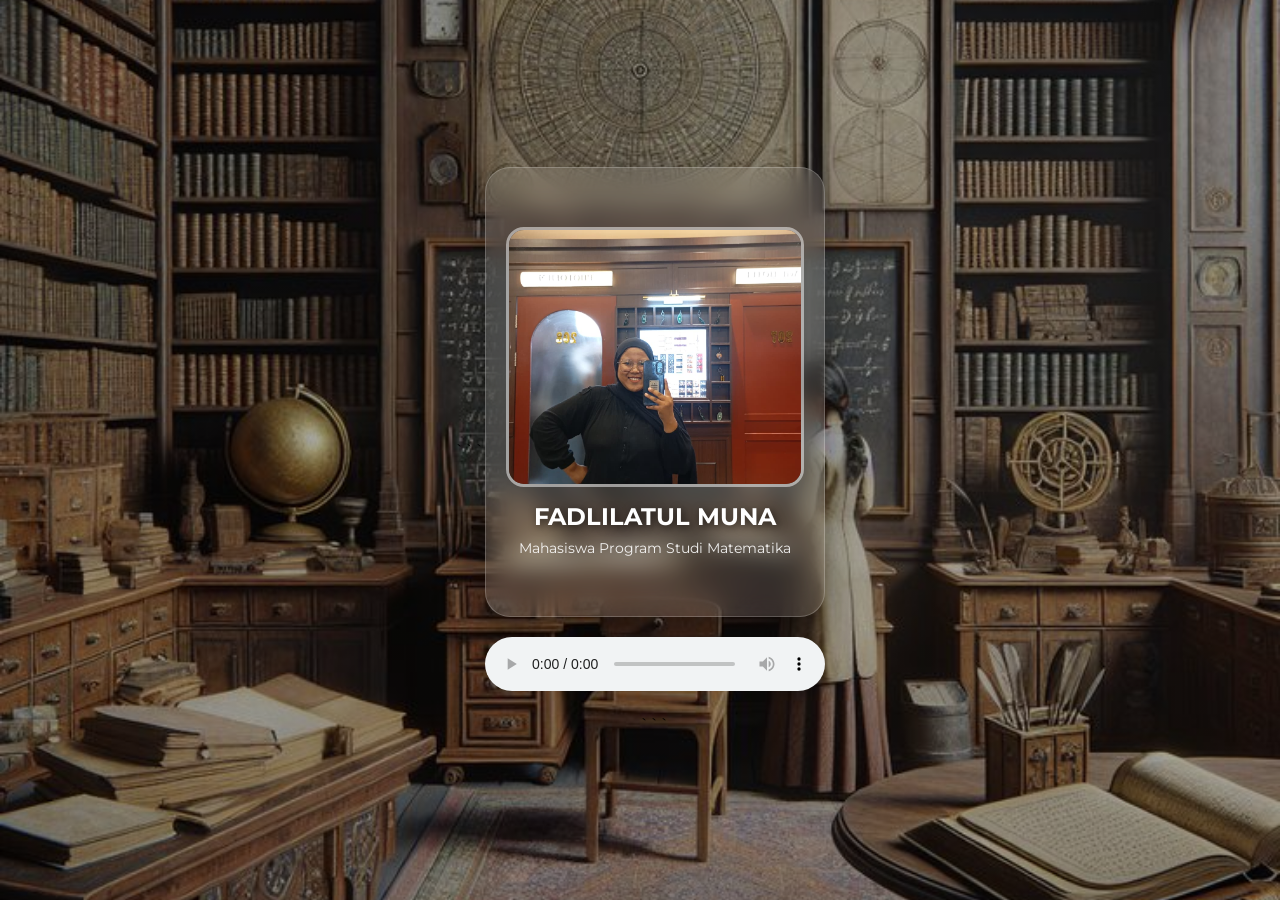
<file: index.html>
<!DOCTYPE html>

<html lang="id">
<head>
    <meta charset="UTF-8">
    <meta name="viewport" content="width=device-width, initial-scale=1.0">
    <title>Portofolio Fadlilatul Muna</title>

    <link rel="preconnect" href="https://fonts.googleapis.com">
    <link rel="preconnect" href="https://fonts.gstatic.com" crossorigin>

    <link href="https://fonts.googleapis.com/css2?family=Montserrat:wght@400;600;800&display=swap" rel="stylesheet">

    <link rel="stylesheet" href="css/index.css">

    <link rel="manifest" href="./manifest.json">
    <meta name="theme-color" content="#4b2e2b">
    <link rel="icon" href="img/favicon.png">
</head>

<body>

```
<div class="container">

    <div class="flip-card">

        <div class="flip-card-inner">

            <!-- DEPAN -->
            <div class="flip-card-front">

                <img src="img/fadila.jpeg" alt="Foto Fadlilatul Muna">

                <h3>FADLILATUL MUNA</h3>

                <p class="desc">
                    Mahasiswa Program Studi Matematika
                </p>

            </div>

            <!-- BELAKANG -->
            <div class="flip-card-back">

                <div class="info">

                    <div class="row">
                        <span>Nama</span>
                        <span>:</span>
                        <span>Fadlilatul Muna</span>
                    </div>

                    <div class="row">
                        <span>NIM</span>
                        <span>:</span>
                        <span>24EN10003</span>
                    </div>

                    <div class="row">
                        <span>Prodi</span>
                        <span>:</span>
                        <span>Matematika</span>
                    </div>

                    <div class="row">
                        <span>Kampus</span>
                        <span>:</span>
                        <span>Universitas Nahdlatul Ulama Al Ghazali Cilacap</span>
                    </div>

                </div>

                <a href="beranda.html" class="btn">
                    My Portfolio
                </a>

            </div>

        </div>

    </div>

    <!-- AUDIO -->
    <div class="audio-box">
  <audio controls>
    <source src="audio/perkenalan.aac" type="audio/mpeg">
  </audio>

</div>
```
<script>
if ('serviceWorker' in navigator) {
  window.addEventListener('load', () => {
    navigator.serviceWorker.register('./sw.js')
      .then((registration) => {
        console.log('Service Worker berhasil didaftarkan');
      })
      .catch((error) => {
        console.log('Gagal mendaftarkan Service Worker:', error);
      });
  });
}
</script>
</body>
</html>
</file>
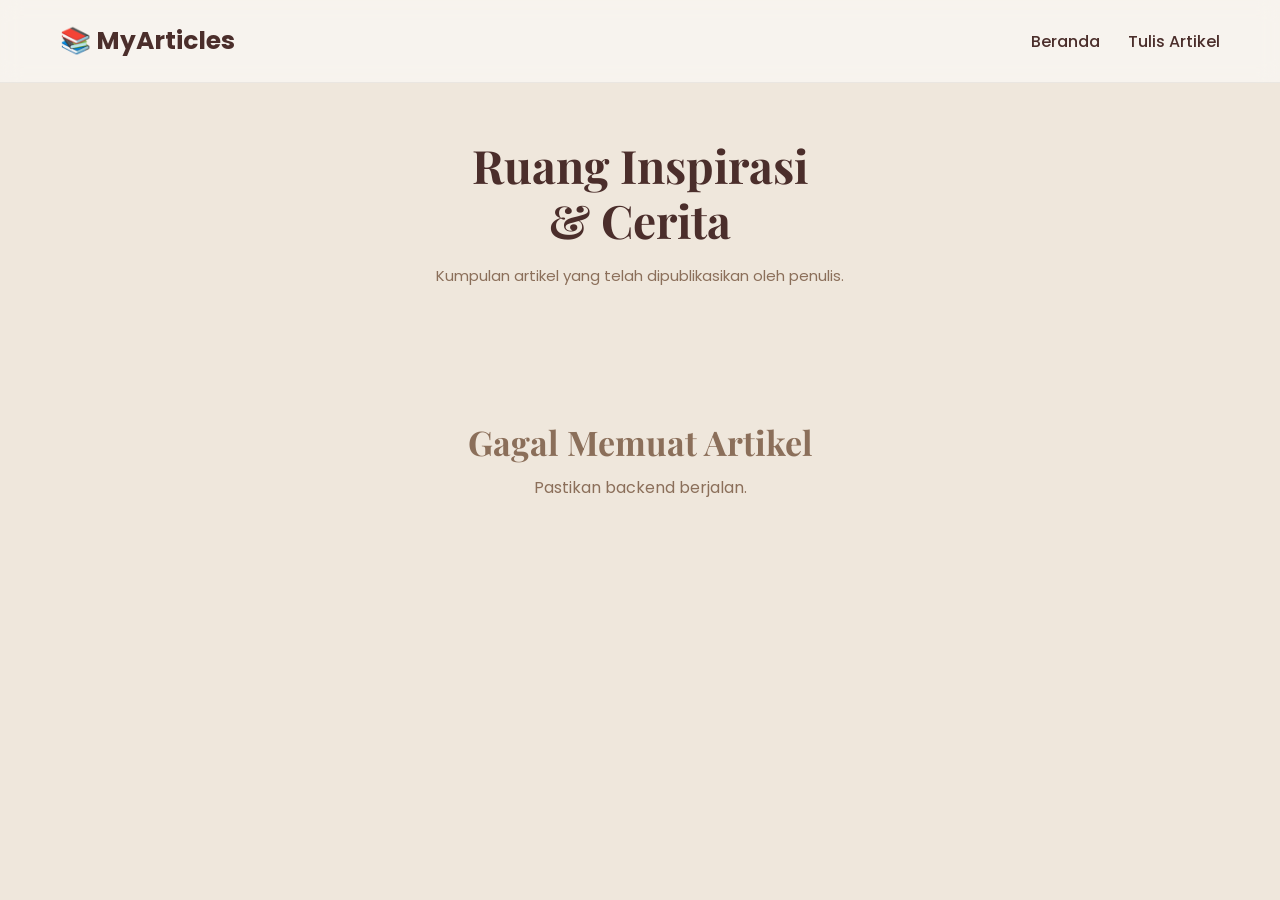
<file: artikel.html>
<!DOCTYPE html>
<html lang="id">
<head>
  <meta charset="UTF-8">

  <meta
    name="viewport"
    content="width=device-width, initial-scale=1.0"
  >

  <title>Artikel | MyArticles</title>

  <!-- FONT -->
  <link rel="preconnect" href="https://fonts.googleapis.com">

  <link
    rel="preconnect"
    href="https://fonts.gstatic.com"
    crossorigin
  >

  <link
    href="https://fonts.googleapis.com/css2?family=Poppins:wght@300;400;500;600;700&family=Playfair+Display:wght@700&display=swap"
    rel="stylesheet"
  >

  <!-- CSS -->
  <link
    rel="stylesheet"
    href="css/artikel.css"
  >
</head>

<body>

  <!-- NAVBAR -->
  <nav class="navbar">

    <div class="logo">
      📚 MyArticles
    </div>

    <div class="nav-right">

      <a href="cover.html">
        Beranda
      </a>

      <a href="menulis.html">
        Tulis Artikel
      </a>

    </div>

  </nav>

  <!-- HEADER -->
  <section class="hero">
    <h1>
      Ruang Inspirasi
      <br>
      & Cerita
    </h1>

    <p>
      Kumpulan artikel yang telah
      dipublikasikan oleh penulis.
    </p>

  </section>

  <!-- ARTIKEL -->
  <section
    class="articles-container"
    id="articleList"
  >

  </section>

  <!-- JS -->
  <script src="js/artikel.js"></script>

</body>
</html>
</file>
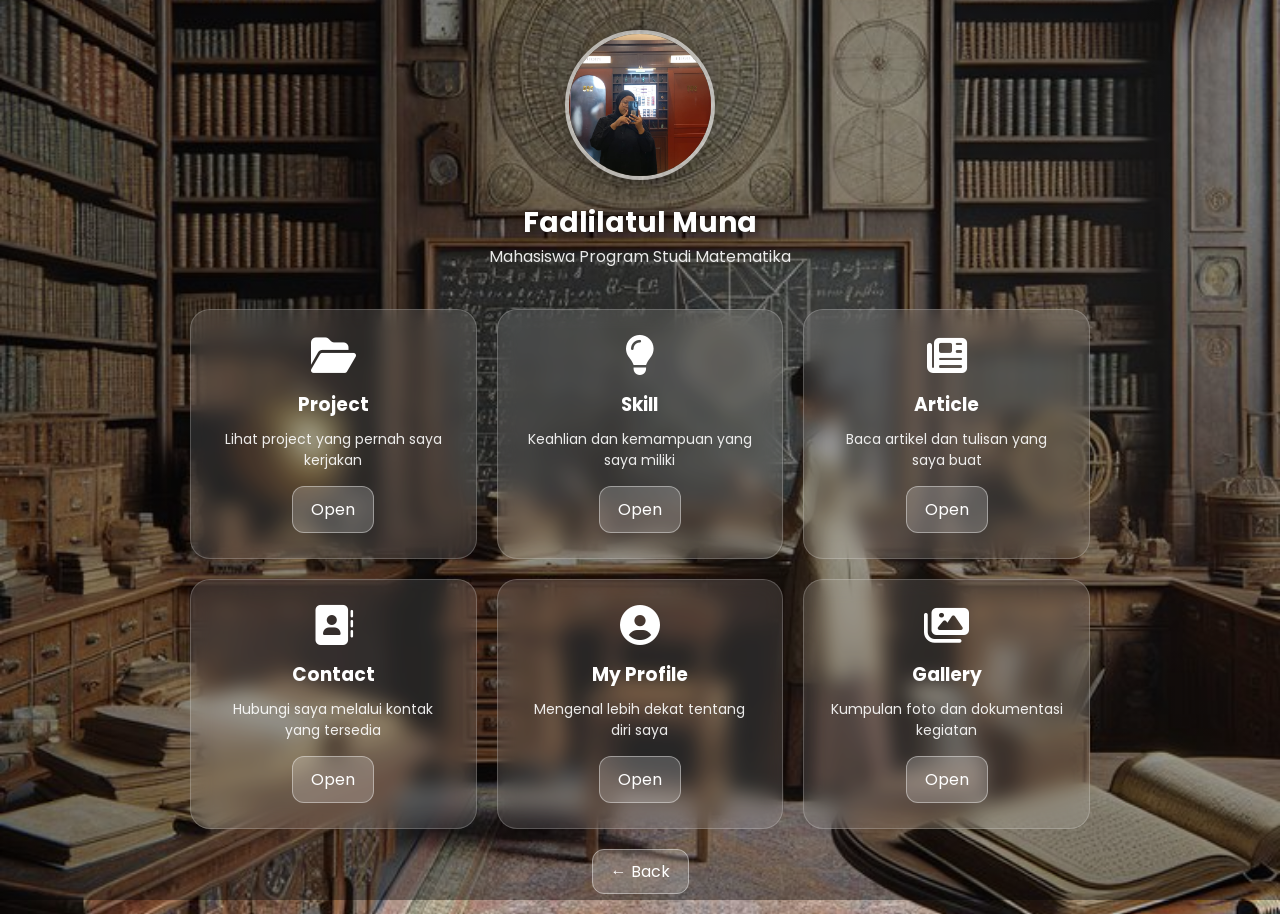
<file: beranda.html>
<!DOCTYPE html>
<html lang="id">
<head>
<meta charset="UTF-8">
<meta name="viewport" content="width=device-width, initial-scale=1.0">

<title>Home</title>

<link href="https://fonts.googleapis.com/css2?family=Poppins:wght@400;600&display=swap" rel="stylesheet">

<!-- FONT AWESOME -->
<link rel="stylesheet"
href="https://cdnjs.cloudflare.com/ajax/libs/font-awesome/6.5.2/css/all.min.css">

<link rel="stylesheet" href="css/beranda.css">
<link rel="manifest" href="manifest.json">
<meta name="theme-color" content="#4b2e2b">
<link rel="icon" href="img/favicon.png">
</head>

<body>

<div class="wrapper">

  <!-- HEADER -->
  <header>

    <img src="img/fadilamuna.jpeg" alt="Foto Fadlilatul Muna">

    <h1>Fadlilatul Muna</h1>

    <p class="desc">
      Mahasiswa Program Studi Matematika
    </p>

  </header>

  <!-- MENU -->
  <div class="container">

    <!-- PROJECT -->
    <div class="card">
      <i class="fas fa-folder-open"></i>
      <h3>Project</h3>
      <p>Lihat project yang pernah saya kerjakan</p>
      <a href="projects.html" class="btn">Open</a>
    </div>

    <!-- SKILL -->
    <div class="card">
      <i class="fas fa-lightbulb"></i>
      <h3>Skill</h3>
      <p>Keahlian dan kemampuan yang saya miliki</p>
      <a href="skills.html" class="btn">Open</a>
    </div>

    <!-- ARTIKEL -->
    <div class="card">
      <i class="fas fa-newspaper"></i>
      <h3>Article</h3>
      <p>Baca artikel dan tulisan yang saya buat</p>
      <a href="cover.html" class="btn">Open</a>
    </div>

    <!-- CONTACT -->
    <div class="card">
      <i class="fas fa-address-book"></i>
      <h3>Contact</h3>
      <p>Hubungi saya melalui kontak yang tersedia</p>
      <a href="contact.html" class="btn">Open</a>
    </div>

    <!-- PROFILE -->
    <div class="card">
      <i class="fas fa-user-circle"></i>
      <h3>My Profile</h3>
      <p>Mengenal lebih dekat tentang diri saya</p>
      <a href="myprofile.html" class="btn">Open</a>
    </div>

    <!-- GALLERY -->
    <div class="card">
      <i class="fas fa-images"></i>
      <h3>Gallery</h3>
      <p>Kumpulan foto dan dokumentasi kegiatan</p>
      <a href="galeri.html" class="btn">Open</a>
    </div>

  </div>

  <!-- BACK -->
  <div class="back">
    <a href="index.html" class="btn">
      ← Back
    </a>
  </div>

</div>

</body>
</html>
</file>
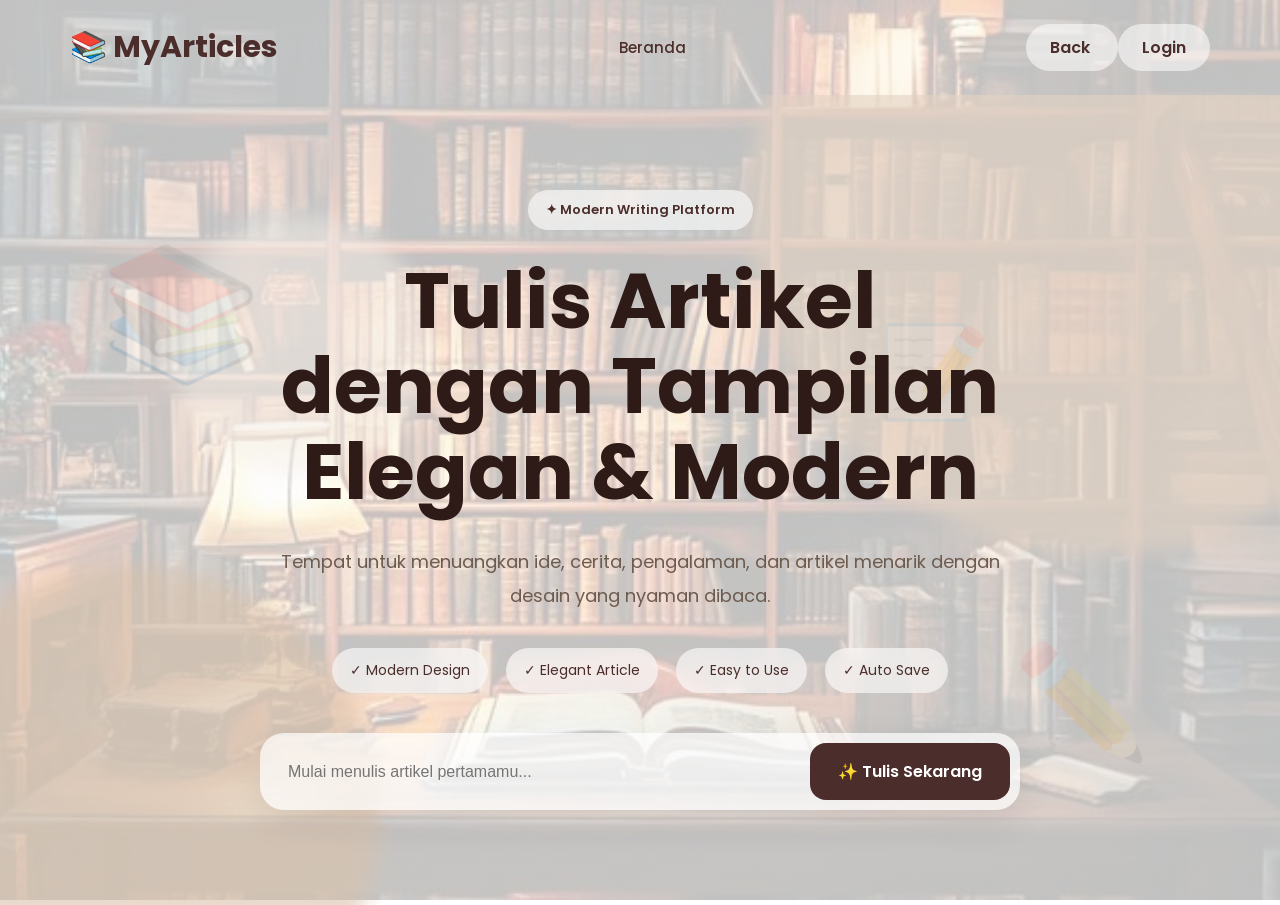
<file: cover.html>
<!DOCTYPE html>
<html lang="id">
<head>
  <meta charset="UTF-8">
  <meta name="viewport" content="width=device-width, initial-scale=1.0">

  <title>My Articles</title>

  <!-- FONT -->
  <link rel="preconnect" href="https://fonts.googleapis.com">
  <link rel="preconnect" href="https://fonts.gstatic.com" crossorigin>

  <link
    href="https://fonts.googleapis.com/css2?family=Poppins:wght@300;400;500;600;700&family=Playfair+Display:wght@700&display=swap"
    rel="stylesheet"
  >

  <!-- CSS -->
  <link rel="stylesheet" href="css/cover.css">
</head>
<body>

  <!-- NAVBAR -->
  <nav class="navbar">

    <!-- LOGO -->
    <div class="logo">
      📚 MyArticles
    </div>

    <!-- MENU -->
    <ul class="menu">

      <li>
        <a href="beranda.html">Beranda</a>
      </li>

    </ul>

    <!-- NAV BUTTONS -->
    <div class="nav-buttons">

      <a href="beranda.html" class="login">
        Back
      </a>

      <a href="login.html" class="login">
        Login
      </a>

    </div>

  </nav>

  <!-- HERO -->
  <section class="hero">

    <!-- BACKGROUND SHAPES -->
    <div class="shape shape1"></div>
    <div class="shape shape2"></div>
    <div class="shape shape3"></div>

    <!-- FLOATING ICON -->
    <div class="floating book">
      📚
    </div>

    <div class="floating pencil">
      ✏️
    </div>

    <div class="floating paper">
      📝
    </div>

    <!-- CONTENT -->
    <div class="hero-content">

      <span class="tag">
        ✦ Modern Writing Platform
      </span>

      <h1>
        Tulis Artikel
        <br>
        dengan Tampilan
        <br>
        Elegan & Modern
      </h1>

      <p>
        Tempat untuk menuangkan ide, cerita,
        pengalaman, dan artikel menarik dengan
        desain yang nyaman dibaca.
      </p>

      <!-- FEATURES -->
      <div class="features">

        <div class="feature">
          ✓ Modern Design
        </div>

        <div class="feature">
          ✓ Elegant Article
        </div>

        <div class="feature">
          ✓ Easy to Use
        </div>

        <div class="feature">
          ✓ Auto Save
        </div>

      </div>

      <!-- HERO BOX -->
      <div class="hero-box">

        <input
          type="text"
          placeholder="Mulai menulis artikel pertamamu..."
        >

        <a href="login.html">
          ✨ Tulis Sekarang
        </a>

      </div>

    </div>

  </section>

</body>
</html>
</file>
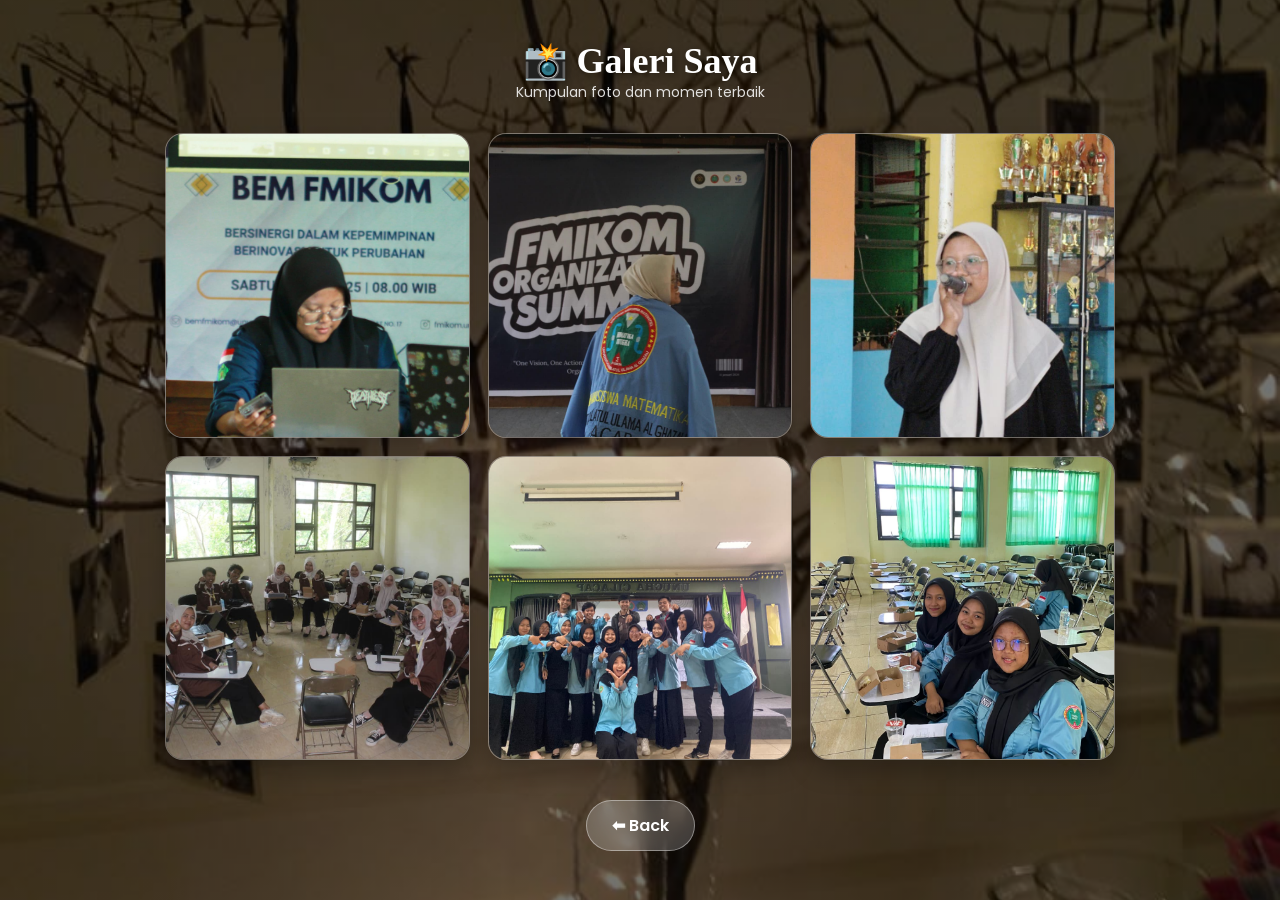
<file: galeri.html>
<!DOCTYPE html>
<html lang="id">
<head>
  <meta charset="UTF-8">
  <meta name="viewport" content="width=device-width, initial-scale=1.0">
  <title>Gallery | Fadlilatul Muna</title>

  <link rel="preconnect" href="https://fonts.googleapis.com">
  <link rel="preconnect" href="https://fonts.gstatic.com" crossorigin>

  <link href="https://fonts.googleapis.com/css2?family=Poppins:wght@300;400;500;600;700&display=swap" rel="stylesheet">

  <link rel="stylesheet" href="css/galeri.css">
</head>
<body>

  <!-- HEADER -->
  <header>
    <h1>📸 Galeri Saya</h1>
    <p>Kumpulan foto dan momen terbaik</p>
  </header>

  <!-- GRID GALERI -->
  <section class="gallery">

    <div class="item">
      <img src="img/foto1.jpeg" alt="Foto 1">
    </div>

    <div class="item">
      <img src="img/foto2.jpeg" alt="Foto 2">
    </div>

    <div class="item">
      <img src="img/foto3.jpeg" alt="Foto 3">
    </div>

    <div class="item">
      <img src="img/foto4.jpeg" alt="Foto 4">
    </div>

    <div class="item">
      <img src="img/foto5.jpeg" alt="Foto 5">
    </div>

    <div class="item">
      <img src="img/foto6.jpeg" alt="Foto 6">
    </div>

  </section>

  <!-- BUTTON BACK -->
  <div class="back">
    <a href="beranda.html">⬅ Back</a>
  </div>

</body>
</html>
</file>
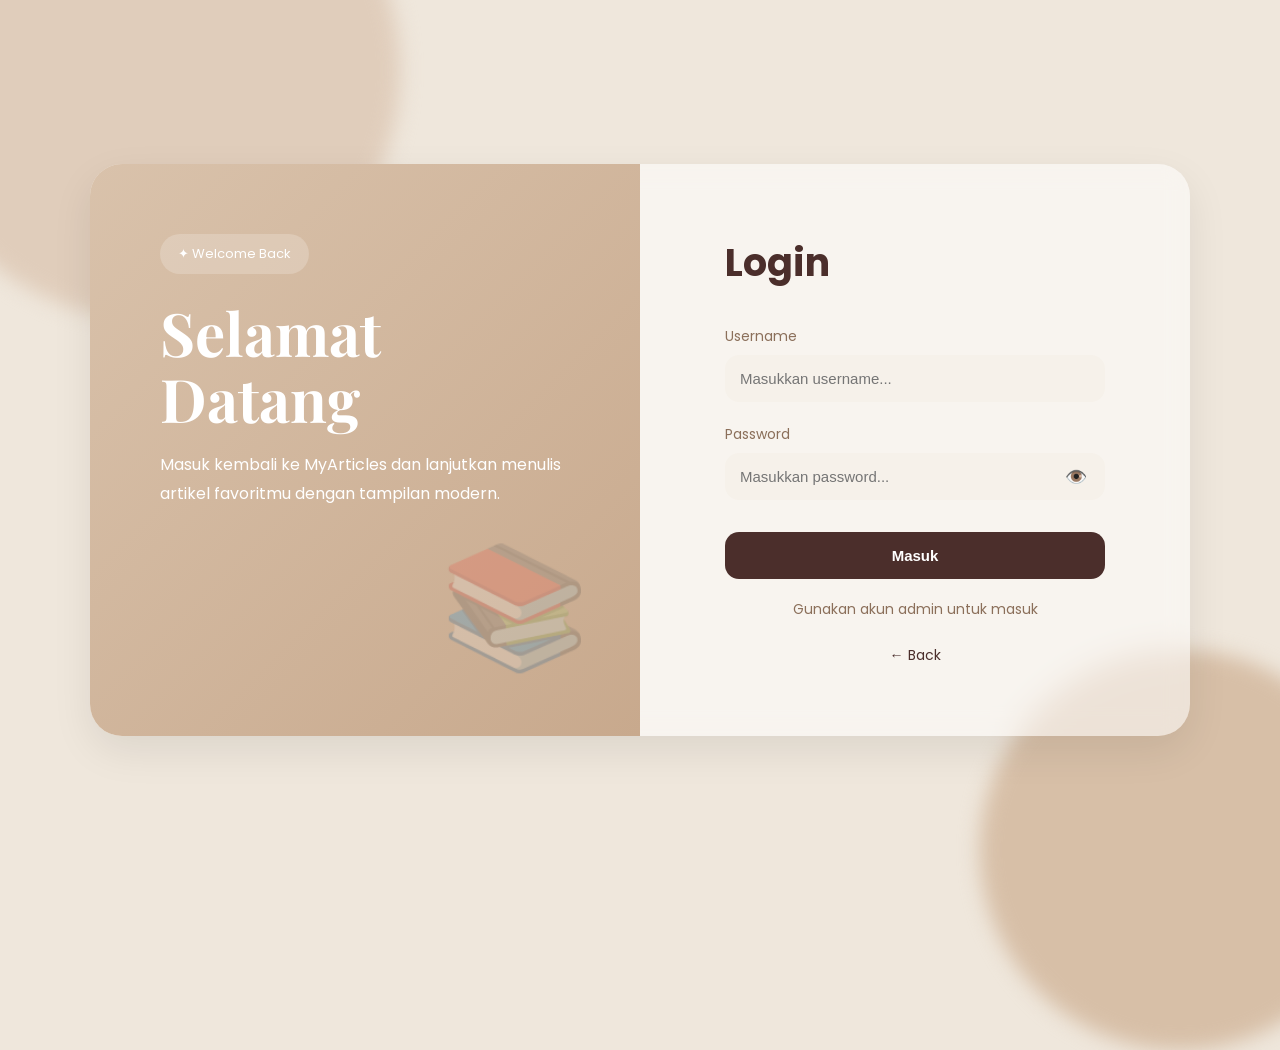
<file: login.html>
<!DOCTYPE html>
<html lang="id">
<head>
  <meta charset="UTF-8">

  <meta
    name="viewport"
    content="width=device-width, initial-scale=1.0"
  >

  <title>Login | MyArticles</title>

  <!-- FONT -->
  <link rel="preconnect" href="https://fonts.googleapis.com">

  <link
    rel="preconnect"
    href="https://fonts.gstatic.com"
    crossorigin
  >

  <link
    href="https://fonts.googleapis.com/css2?family=Poppins:wght@300;400;500;600;700&family=Playfair+Display:wght@700&display=swap"
    rel="stylesheet"
  >

  <!-- CSS -->
  <link
    rel="stylesheet"
    href="css/login.css"
  >
</head>

<body>

  <!-- SHAPE -->
  <div class="shape shape1"></div>
  <div class="shape shape2"></div>

  <!-- LOGIN CONTAINER -->
  <section class="login-container">

    <!-- LEFT -->
    <div class="login-left">

      <span class="tag">
        ✦ Welcome Back
      </span>

      <h1>
        Selamat
        <br>
        Datang
      </h1>

      <p>
        Masuk kembali ke MyArticles
        dan lanjutkan menulis artikel
        favoritmu dengan tampilan modern.
      </p>

      <div class="floating-icon">
        📚
      </div>

    </div>

    <!-- RIGHT -->
    <div class="login-right">

      <!-- FORM -->
      <form id="loginForm">

        <h2>
          Login
        </h2>

        <!-- USERNAME -->
        <div class="input-box">

          <label>
            Username
          </label>

          <input
            type="text"
            id="username"
            placeholder="Masukkan username..."
          >

        </div>

        <!-- PASSWORD -->
        <div class="input-box password-box">

  <label>
    Password
  </label>

  <div class="password-wrapper">

    <input
      type="password"
      id="password"
      placeholder="Masukkan password..."
    >

    <button
      type="button"
      class="toggle-password"
      onclick="togglePassword()"
    >
      👁️
    </button>

  </div>
</div>

        <!-- BUTTON -->
        <button type="submit">
          Masuk
        </button>

        <p class="bottom-text">
         Gunakan akun admin untuk masuk
        </p>

        <!-- BACK -->
        <a
          href="cover.html"
          class="back-home"
        >
          ← Back
        </a>

      </form>

    </div>

  </section>

  <!-- JS -->
  <script src="js/login.js"></script>

</body>
</html>
</file>
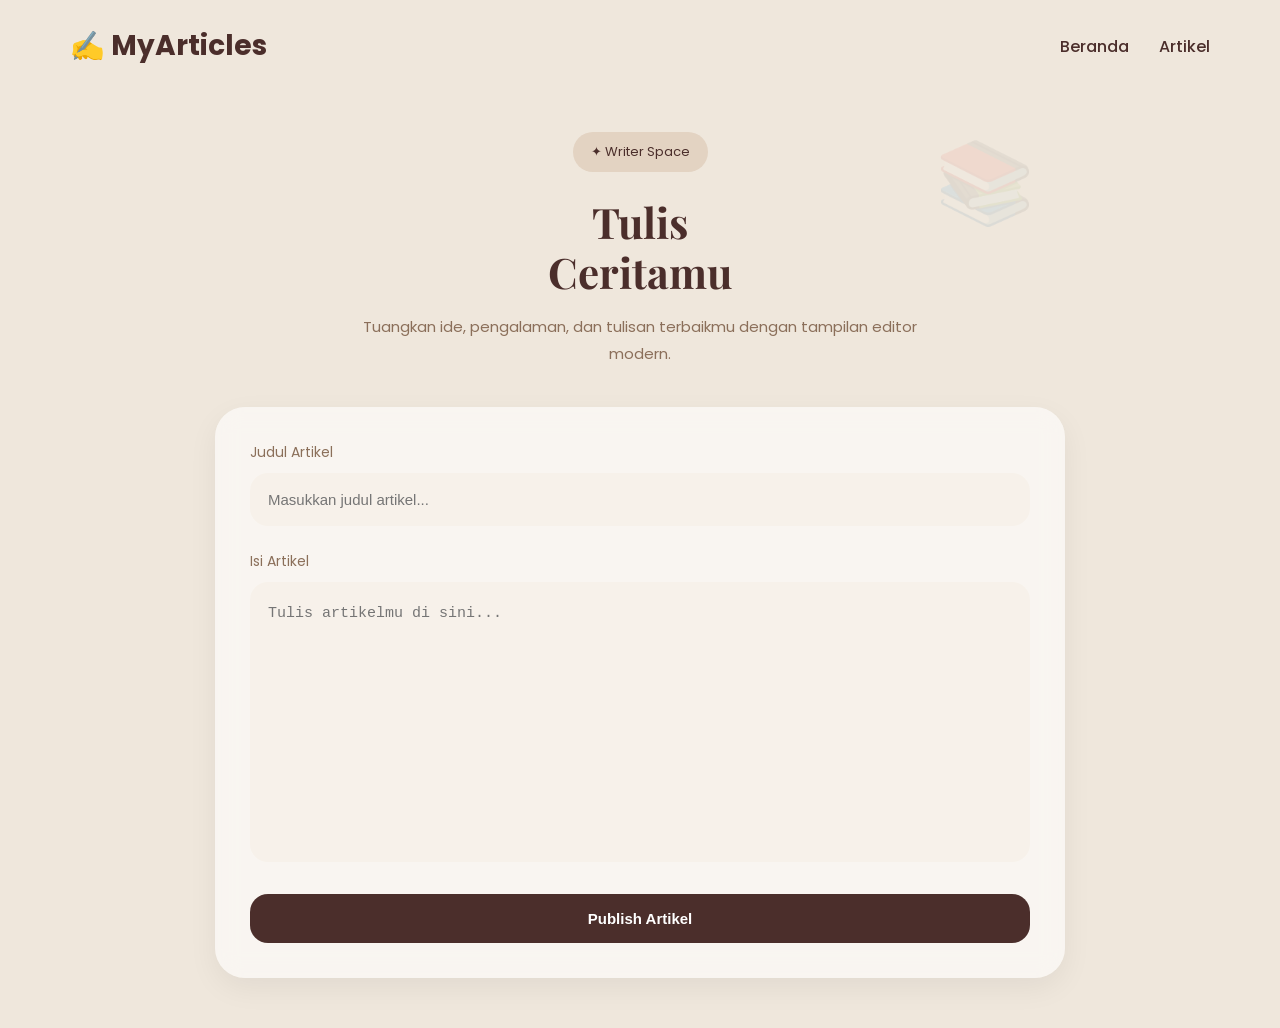
<file: menulis.html>
<!DOCTYPE html>
<html lang="id">
<head>
  <meta charset="UTF-8">

  <meta
    name="viewport"
    content="width=device-width, initial-scale=1.0"
  >

  <title>Tulis Artikel | MyArticles</title>

  <!-- FONT -->
  <link rel="preconnect" href="https://fonts.googleapis.com">

  <link
    rel="preconnect"
    href="https://fonts.gstatic.com"
    crossorigin
  >

  <link
    href="https://fonts.googleapis.com/css2?family=Poppins:wght@300;400;500;600;700&family=Playfair+Display:wght@700&display=swap"
    rel="stylesheet"
  >

  <!-- CSS -->
  <link
    rel="stylesheet"
    href="css/menulis.css"
  >
</head>

<body>

  <!-- NAVBAR -->
  <nav class="navbar">

    <div class="logo">
      ✍️ MyArticles
    </div>

    <div class="nav-right">

      <a href="cover.html">
        Beranda
      </a>

      <a href="artikel.html">
        Artikel
      </a>

    </div>

  </nav>

  <!-- CONTAINER -->
  <section class="container">

    <!-- LEFT -->
    <div class="left">

      <span class="tag">
        ✦ Writer Space
      </span>

      <h1>
        Tulis
        <br>
        Ceritamu
      </h1>

      <p>
        Tuangkan ide, pengalaman,
        dan tulisan terbaikmu dengan
        tampilan editor modern.
      </p>

      <div class="floating">
        📚
      </div>

    </div>

    <!-- RIGHT -->
    <div class="right">

      <form id="articleForm">

        <!-- TITLE -->
        <div class="input-box">

          <label>
            Judul Artikel
          </label>

          <input
            type="text"
            id="title"
            placeholder="Masukkan judul artikel..."
          >

        </div>

        <!-- CONTENT -->
        <div class="input-box">

          <label>
            Isi Artikel
          </label>

          <textarea
            id="content"
            placeholder="Tulis artikelmu di sini..."
          ></textarea>

        </div>

        <!-- BUTTON -->
        <button type="submit">
          Publish Artikel
        </button>

      </form>

    </div>

  </section>

  <!-- JS -->
  <script src="js/menulis.js"></script>

</body>
</html>
</file>
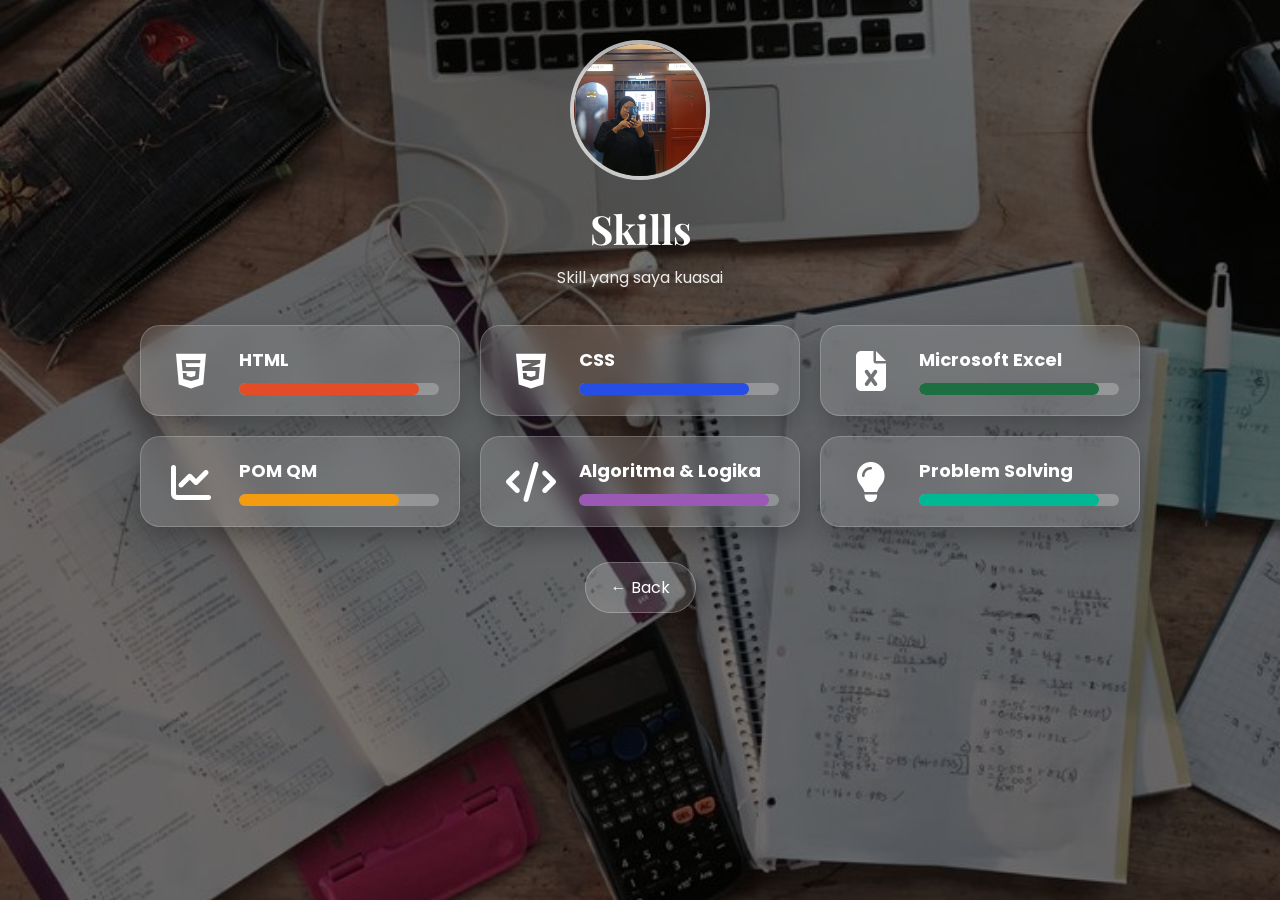
<file: skills.html>
<!DOCTYPE html>
<html lang="id">
<head>
<meta charset="UTF-8">
<meta name="viewport" content="width=device-width, initial-scale=1.0">
<title>Skills | Fadlilatul Muna</title>

<link href="https://fonts.googleapis.com/css2?family=Playfair+Display:wght@500;600&family=Poppins:wght@300;400;500&display=swap" rel="stylesheet">

<!-- FONT AWESOME -->
<link rel="stylesheet" href="https://cdnjs.cloudflare.com/ajax/libs/font-awesome/6.5.2/css/all.min.css">

<link rel="stylesheet" href="css/skills.css">
</head>

<body>

<div class="wrapper">

<!-- HEADER -->
<header>
  <img src="img/fadilamuna.jpeg" alt="Foto">
  <h1>Skills</h1>
  <p class="desc">Skill yang saya kuasai</p>
</header>

<!-- SKILLS LIST -->
<div class="container">

  <!-- HTML -->
  <div class="card">
    <i class="fa-brands fa-html5"></i>

    <div class="skill-info">
      <h3>HTML</h3>
      <div class="bar">
        <div class="progress html"></div>
        <span class="percent">90%</span>
      </div>
    </div>
  </div>

  <!-- CSS -->
  <div class="card">
    <i class="fa-brands fa-css3-alt"></i>

    <div class="skill-info">
      <h3>CSS</h3>
      <div class="bar">
        <div class="progress css"></div>
        <span class="percent">85%</span>
      </div>
    </div>
  </div>

  <!-- EXCEL -->
  <div class="card">
    <i class="fa-solid fa-file-excel"></i>

    <div class="skill-info">
      <h3>Microsoft Excel</h3>
      <div class="bar">
        <div class="progress excel"></div>
        <span class="percent">90%</span>
      </div>
    </div>
  </div>

  <!-- POM QM -->
  <div class="card">
    <i class="fa-solid fa-chart-line"></i>

    <div class="skill-info">
      <h3>POM QM</h3>
      <div class="bar">
        <div class="progress pom"></div>
        <span class="percent">80%</span>
      </div>
    </div>
  </div>

  <!-- ALGORITMA & LOGIKA -->
  <div class="card">
    <i class="fa-solid fa-code"></i>

    <div class="skill-info">
      <h3>Algoritma & Logika</h3>
      <div class="bar">
        <div class="progress algo"></div>
        <span class="percent">95%</span>
      </div>
    </div>
  </div>

  <!-- PROBLEM SOLVING -->
  <div class="card">
    <i class="fa-solid fa-lightbulb"></i>

    <div class="skill-info">
      <h3>Problem Solving</h3>
      <div class="bar">
        <div class="progress problem"></div>
        <span class="percent">90%</span>
      </div>
    </div>
  </div>

</div>

<!-- BACK BUTTON -->
<div class="back">
  <a href="beranda.html">← Back</a>
</div>

</div>

</body>
</html>
</file>
<file: css/index.css>
/* RESET */
*{
  margin:0;
  padding:0;
  box-sizing:border-box;
}

/* ANIMASI BACKGROUND */
@keyframes zoomBg{
  from{
    background-size:100%;
  }
  to{
    background-size:115%;
  }
}

/* ANIMASI MASUK */
@keyframes fadeInUp{
  from{
    opacity:0;
    transform:translateY(40px);
  }

  to{
    opacity:1;
    transform:translateY(0);
  }
}

/* ANIMASI MELAYANG */
@keyframes floating{
  0%,100%{
    transform:translateY(0);
  }

  50%{
    transform:translateY(-10px);
  }
}

/* BODY */
body{
  font-family:'Montserrat',sans-serif;

  background:
    linear-gradient(
      rgba(0,0,0,0.35),
      rgba(0,0,0,0.35)
    ),
    url('../img/background.jpeg');

  background-position:center;
  background-repeat:no-repeat;
  background-size:100%;
  background-attachment:fixed;

  animation:zoomBg 15s ease-in-out infinite alternate;

  min-height:100vh;

  display:flex;
  justify-content:center;
  align-items:center;

  padding:20px;
}

/* CONTAINER */
.container{
  display:flex;
  flex-direction:column;
  align-items:center;
  gap:20px;
}

/* CARD */
.flip-card{
  width:340px;
  height:450px;

  perspective:1000px;

  animation:
    fadeInUp 1.2s ease,
    floating 4s ease-in-out infinite;
}

.flip-card:hover{
  filter:drop-shadow(0 0 25px rgba(255,255,255,0.4));
}

/* INNER */
.flip-card-inner{
  width:100%;
  height:100%;

  position:relative;

  transform-style:preserve-3d;

  transition:transform 0.8s;
}

.flip-card:hover .flip-card-inner{
  transform:rotateY(180deg);
}

/* DEPAN DAN BELAKANG */
.flip-card-front,
.flip-card-back{
  position:absolute;

  width:100%;
  height:100%;

  border-radius:25px;

  overflow:hidden;

  backface-visibility:hidden;

  box-shadow:0 15px 35px rgba(0,0,0,0.35);
}

/* CARD DEPAN */
.flip-card-front{
  background:rgba(255,255,255,0.12);

  backdrop-filter:blur(12px);
  -webkit-backdrop-filter:blur(12px);

  border:1px solid rgba(255,255,255,0.2);

  display:flex;
  flex-direction:column;
  justify-content:center;
  align-items:center;

  text-align:center;

  padding:20px;
}

/* FOTO */
.flip-card-front img{
  width:100%;
  height:260px;

  object-fit:cover;

  border-radius:18px;

  border:3px solid rgba(255,255,255,0.5);

  margin-bottom:15px;

  transition:0.4s;
}

.flip-card-front img:hover{
  transform:scale(1.05);

  box-shadow:0 10px 25px rgba(0,0,0,0.4);
}

/* JUDUL */
.flip-card-front h3{
  font-size:24px;

  color:white;

  margin-bottom:8px;

  text-shadow:2px 2px 8px rgba(0,0,0,0.6);
}

.desc{
  color:white;

  opacity:0.9;

  font-size:14px;
}

/* CARD BELAKANG */
.flip-card-back{
  background:rgba(52,35,24,0.92);

  backdrop-filter:blur(10px);

  border:1px solid rgba(255,255,255,0.15);

  color:white;

  transform:rotateY(180deg);

  display:flex;
  flex-direction:column;
  justify-content:center;

  padding:25px;
}

/* INFO */
.info{
  margin-bottom:25px;
}

/* DATA */
.row{
  display:grid;
  grid-template-columns:100px 10px 1fr;

  align-items:center;

  margin:12px 0;

  font-size:15px;
}

.row span:first-child{
  font-weight:600;
}

/* BUTTON */
.btn{
  text-decoration:none;

  background:rgba(255,255,255,0.15);

  color:white;

  border:1px solid rgba(255,255,255,0.4);

  border-radius:12px;

  padding:12px;

  text-align:center;

  transition:0.3s;
}

.btn:hover{
  background:white;

  color:#4e3d30;

  transform:translateY(-4px);
}

/* AUDIO */
audio{
  width:340px;

  border-radius:12px;
}

/* TABLET */
@media(max-width:768px){

  .flip-card{
    width:300px;
    height:400px;
  }

  .flip-card-front img{
    height:220px;
  }

  .row{
    grid-template-columns:90px 10px 1fr;
    font-size:13px;
  }

  audio{
    width:300px;
  }

}

/* MOBILE */
@media(max-width:480px){

  .flip-card{
    width:260px;
    height:360px;
  }

  .flip-card-front img{
    height:180px;
  }

  .flip-card-front h3{
    font-size:18px;
  }

  .desc{
    font-size:12px;
  }

  .row{
    grid-template-columns:70px 10px 1fr;
    font-size:12px;
  }

  audio{
    width:260px;
  }
.audio-box{
  text-align:center;
  margin:20px auto;
  padding:15px;
  background:rgba(255,255,255,0.2);
  border-radius:12px;
  backdrop-filter:blur(10px);
  color:white;
  max-width:400px;
}
}
</file>
<file: css/artikel.css>
:root{
  --brown:#4b2e2b;
  --soft:#8b6f5a;
  --bg:#efe7dc;
  --card:#ffffff;
  --gold:#c8a98d;
}

/* RESET */
*{
  margin:0;
  padding:0;
  box-sizing:border-box;
}

/* BODY */
body{
  font-family:'Poppins', sans-serif;

  background:var(--bg);

  color:var(--brown);

  min-height:100vh;
}

/* NAVBAR */
.navbar{
  width:100%;

  display:flex;
  justify-content:space-between;
  align-items:center;

  padding:22px 60px;

  background:
  rgba(255,255,255,0.5);

  backdrop-filter:blur(10px);

  border-bottom:
  1px solid rgba(0,0,0,0.05);

  position:sticky;
  top:0;

  z-index:100;
}

/* LOGO */
.logo{
  font-size:25px;
  font-weight:700;
}

/* MENU */
.nav-right{
  display:flex;
  gap:28px;
}

.nav-right a{
  text-decoration:none;

  color:var(--brown);

  font-weight:500;

  transition:0.3s;
}

.nav-right a:hover{
  opacity:0.7;
}

/* HERO */
.hero{
  text-align:center;

  padding:55px 20px 40px;
}

.hero h1{
  font-size:46px;

  margin-bottom:14px;

  font-family:'Playfair Display', serif;

  line-height:1.2;
}

.hero p{
  color:var(--soft);

  font-size:15px;

  line-height:1.8;
}

/* ARTICLE CONTAINER */
.articles-container{
  width:100%;
  max-width:850px;

  margin:auto;

  padding:10px 20px 70px;

  display:flex;
  flex-direction:column;

  gap:20px;
}

/* ARTICLE CARD */
.article-card{
  background:white;

  border-radius:22px;

  padding:28px;

  border:
  1px solid rgba(0,0,0,0.05);

  position:relative;

  overflow:hidden;

  transition:0.3s;

  box-shadow:
  0 4px 14px rgba(0,0,0,0.03);
}

/* TOP LINE */
.article-card::before{
  content:"";

  position:absolute;

  top:0;
  left:0;

  width:100%;
  height:4px;

  background:
  linear-gradient(
    90deg,
    #4b2e2b,
    #c8a98d
  );
}

/* HOVER */
.article-card:hover{
  transform:translateY(-5px);

  box-shadow:
  0 12px 28px rgba(0,0,0,0.08);
}

/* TITLE */
.article-card h2{
  font-size:25px;

  margin-bottom:10px;

  font-family:'Playfair Display', serif;

  line-height:1.3;
}

/* DATE */
.article-date{
  display:inline-block;

  font-size:12px;

  color:var(--soft);

  background:#f5eee7;

  padding:7px 14px;

  border-radius:30px;

  margin-bottom:18px;
}

/* CONTENT */
.article-card p{
  font-size:14px;

  line-height:1.9;

  color:#4f4038;

  margin-bottom:22px;

  text-align:justify;

  overflow:hidden;

  display:-webkit-box;

  -webkit-box-orient:vertical;

  -webkit-line-clamp:4;
}

/* ACTIONS */
.actions{
  display:flex;

  gap:12px;
}

/* BUTTON */
.actions button{
  border:none;

  padding:11px 16px;

  border-radius:12px;

  cursor:pointer;

  font-size:13px;

  font-weight:600;

  transition:0.3s;
}

/* EDIT */
.edit-btn{
  background:#e8d8c8;

  color:var(--brown);
}

/* DELETE */
.delete-btn{
  background:var(--brown);

  color:white;
}

/* BUTTON HOVER */
.actions button:hover{
  transform:translateY(-2px);

  opacity:0.95;
}

/* EMPTY */
.empty{
  text-align:center;

  padding:80px 20px;

  color:var(--soft);
}

.empty h2{
  font-size:34px;

  margin-bottom:10px;

  font-family:'Playfair Display', serif;
}

/* RESPONSIVE */
@media(max-width:768px){

  .navbar{
    padding:18px 20px;
  }

  .hero{
    padding:45px 20px 35px;
  }

  .hero h1{
    font-size:36px;
  }

  .hero p{
    font-size:14px;
  }

  .article-card{
    padding:24px;
  }

  .article-card h2{
    font-size:22px;
  }

}

@media(max-width:500px){

  .navbar{
    flex-direction:column;

    gap:14px;
  }

  .actions{
    flex-direction:column;
  }

  .hero h1{
    font-size:30px;
  }

}
</file>
<file: css/beranda.css>
:root{
  --primary:#5a3e2b;
  --primary-light:#7a5238;
}

*{
  margin:0;
  padding:0;
  box-sizing:border-box;
}

/* ANIMASI */
@keyframes fadeInUp{
  from{
    opacity:0;
    transform:translateY(30px);
  }

  to{
    opacity:1;
    transform:translateY(0);
  }
}

@keyframes zoomBg{
  from{
    background-size:100%;
  }

  to{
    background-size:115%;
  }
}

/* BODY */
body{
  font-family:'Poppins',sans-serif;

  background:
    linear-gradient(
      rgba(0,0,0,0.4),
      rgba(0,0,0,0.4)
    ),
    url('../img/background.jpeg');

  background-position:center;
  background-repeat:no-repeat;
  background-size:100%;
  background-attachment:fixed;

  animation:zoomBg 15s ease-in-out infinite alternate;

  min-height:100vh;

  display:flex;
  justify-content:center;

  padding:30px 20px;
}

/* WRAPPER */
.wrapper{
  max-width:900px;
  width:100%;
}

/* HEADER */
header{
  text-align:center;
  margin-bottom:40px;

  animation:fadeInUp 1s ease;
}

header img{
  width:150px;
  height:150px;

  object-fit:cover;

  border-radius:50%;

  border:4px solid rgba(255,255,255,0.6);

  box-shadow:0 8px 20px rgba(0,0,0,0.3);

  margin-bottom:15px;

  transition:0.4s;
}

header img:hover{
  transform:scale(1.05);
}

header h1{
  color:white;
  font-size:28px;

  text-shadow:2px 2px 10px rgba(0,0,0,0.5);
}

header p{
  color:white;
  opacity:0.9;
}

/* GRID */
.container{
  display:grid;
  grid-template-columns:repeat(auto-fit,minmax(220px,1fr));
  gap:20px;
}

/* CARD */
.card{
  background:rgba(255,255,255,0.12);

  backdrop-filter:blur(10px);
  -webkit-backdrop-filter:blur(10px);

  border:1px solid rgba(255,255,255,0.2);

  border-radius:20px;

  padding:25px;

  text-align:center;

  display:flex;
  flex-direction:column;
  justify-content:center;
  align-items:center;

  animation:fadeInUp 1s ease;

  transition:0.4s;
}

.card:hover{
  transform:translateY(-10px);

  box-shadow:0 15px 30px rgba(0,0,0,0.3);
}

.card i{
  font-size:40px;

  color:white;

  margin-bottom:15px;

  transition:0.4s;
}

.card:hover i{
  transform:scale(1.2) rotate(5deg);
}

.card h3{
  color:white;
  margin-bottom:10px;
}

.card p{
  color:white;
  opacity:0.9;

  margin-bottom:15px;

  font-size:14px;
}

/* BUTTON */
.btn{
  text-decoration:none;

  padding:10px 18px;

  border-radius:12px;

  background:rgba(255,255,255,0.2);

  border:1px solid rgba(255,255,255,0.4);

  color:white;

  transition:0.3s;
}

.btn:hover{
  background:white;
  color:#5a3e2b;
}

/* BACK */
.back{
  text-align:center;
  margin-top:30px;
}

/* MOBILE */
@media(max-width:768px){

  header img{
    width:120px;
    height:120px;
  }

  header h1{
    font-size:24px;
  }

  .container{
    grid-template-columns:1fr;
  }

}
</file>
<file: css/cover.css>
:root{
  --brown:#4b2e2b;
  --soft:#8b6f5a;
  --bg:#efe7dc;
  --card:#ffffff;
  --gold:#c8a98d;
}

/* RESET */
*{
  margin:0;
  padding:0;
  box-sizing:border-box;
}

/* BODY (HANYA BACKGROUND DIGANTI GAMBAR) */
body{
  font-family:'Poppins', sans-serif;

  background:
    linear-gradient(
      rgba(255,255,255,0.75),
      rgba(255,255,255,0.75)
    ),
    url('../img/bgartikel.jpeg'); /* 🔥 ganti sesuai nama gambar kamu */

  background-size:cover;
  background-position:center;
  background-repeat:no-repeat;
  background-attachment:fixed;

  overflow-x:hidden;

  color:var(--brown);
}

/* NAVBAR */
.navbar{
  width:100%;

  display:flex;
  justify-content:space-between;
  align-items:center;

  padding:25px 70px;

  position:relative;
  z-index:100;
}

/* LOGO */
.logo{
  font-size:30px;
  font-weight:700;

  display:flex;
  align-items:center;
  gap:10px;
}

/* MENU */
.menu{
  display:flex;
  align-items:center;
  gap:40px;

  list-style:none;
}

.menu a{
  text-decoration:none;
  color:var(--brown);
  font-size:15px;
  font-weight:500;

  position:relative;
  transition:0.3s;
}

/* LINE EFFECT */
.menu a::after{
  content:"";
  position:absolute;
  left:0;
  bottom:-6px;

  width:0%;
  height:2px;

  background:var(--brown);
  transition:0.3s;
}

.menu a:hover::after{
  width:100%;
}

/* LOGIN */
.login{
  text-decoration:none;

  background:rgba(255,255,255,0.55);
  color:var(--brown);

  padding:12px 24px;
  border-radius:40px;

  font-weight:600;
  backdrop-filter:blur(10px);

  transition:0.3s;
}

.login:hover{
  background:white;
  transform:translateY(-2px);
}

/* HERO */
.hero{
  min-height:calc(100vh - 90px);

  display:flex;
  justify-content:center;
  align-items:center;

  position:relative;
  overflow:hidden;
}

/* SHAPES (TETAP SAMA, HANYA LEBIH SOFT DI BACKGROUND GAMBAR) */
.shape{
  position:absolute;
  border-radius:50%;
  filter:blur(10px);
}

.shape1{
  width:700px;
  height:700px;
  background:#e4d3c3;
  top:-240px;
  right:-170px;
  opacity:0.6;
}

.shape2{
  width:500px;
  height:500px;
  background:#d9c2ab;
  bottom:-160px;
  left:-120px;
  opacity:0.6;
}

.shape3{
  width:260px;
  height:260px;
  background:#f5eee7;
  top:120px;
  left:170px;
  opacity:0.5;
}

/* FLOATING ICON */
.floating{
  position:absolute;
  opacity:0.12;
  animation:float 6s ease-in-out infinite;
}

.book{
  font-size:130px;
  top:120px;
  left:100px;
}

.pencil{
  font-size:110px;
  bottom:120px;
  right:130px;
  animation-delay:2s;
}

.paper{
  font-size:90px;
  top:210px;
  right:290px;
  animation-delay:4s;
}

/* HERO CONTENT */
.hero-content{
  position:relative;
  z-index:2;

  max-width:1000px;
  text-align:center;
  padding:20px;
}

/* TAG */
.tag{
  display:inline-block;

  background:rgba(255,255,255,0.6);
  padding:10px 18px;
  border-radius:40px;

  font-size:13px;
  font-weight:600;

  margin-bottom:28px;
  backdrop-filter:blur(10px);
}

/* TITLE */
.hero h1{
  font-size:78px;
  line-height:1.1;

  margin-bottom:30px;
  font-weight:700;

  color:#2e1b18;
}

/* PARAGRAPH */
.hero p{
  max-width:760px;

  margin:auto auto 35px;
  font-size:18px;
  line-height:1.9;

  color:#6d5b50;
}

/* FEATURES */
.features{
  display:flex;
  justify-content:center;
  flex-wrap:wrap;
  gap:18px;

  margin-bottom:40px;
}

.feature{
  background:rgba(255,255,255,0.6);

  padding:12px 18px;
  border-radius:40px;

  font-size:14px;
  backdrop-filter:blur(10px);
}

/* HERO BOX */
.hero-box{
  width:100%;
  max-width:850px;

  margin:auto;

  background:rgba(255,255,255,0.7);
  border-radius:24px;

  padding:10px;

  display:flex;
  gap:10px;

  box-shadow:0 12px 35px rgba(0,0,0,0.08);
}

.hero-box input{
  flex:1;
  border:none;
  outline:none;

  padding:18px;
  background:transparent;

  font-size:16px;
  color:var(--brown);
}

.hero-box a{
  text-decoration:none;

  background:var(--brown);
  color:white;

  padding:16px 28px;
  border-radius:16px;

  font-weight:600;
  transition:0.3s;
}

.hero-box a:hover{
  background:#2f1b18;
}

/* FLOAT ANIMATION */
@keyframes float{
  0%{ transform:translateY(0px); }
  50%{ transform:translateY(-20px); }
  100%{ transform:translateY(0px); }
}

/* RESPONSIVE */
@media(max-width:992px){
  .navbar{
    padding:20px 30px;
  }

  .hero h1{
    font-size:58px;
  }
}

@media(max-width:768px){
  .menu{
    display:none;
  }

  .hero h1{
    font-size:42px;
  }

  .hero p{
    font-size:15px;
  }

  .hero-box{
    flex-direction:column;
  }

  .hero-box a{
    text-align:center;
  }
}

@media(max-width:500px){
  .navbar{
    padding:18px;
  }

  .logo{
    font-size:24px;
  }

  .hero h1{
    font-size:34px;
  }

  .feature{
    font-size:12px;
  }
}
</file>
<file: css/galeri.css>
:root{
  --brown:#4b2e2b;
  --soft:#8b6f5a;
  --white:rgba(255,255,255,0.15);
}

/* RESET */
*{
  margin:0;
  padding:0;
  box-sizing:border-box;
}

/* BODY - TEMA SAMA DENGAN PROJECT & SKILL */
body{
  font-family:'Poppins', sans-serif;

  background:
    linear-gradient(
      rgba(0,0,0,0.55),
      rgba(0,0,0,0.55)
    ),
    url('../img/bggaleri.jpeg');

  background-size:cover;
  background-position:center;
  background-attachment:fixed;

  min-height:100vh;

  padding:40px 20px;

  color:white;
}

/* HEADER */
header{
  text-align:center;
  margin-bottom:30px;
}

header h1{
  font-size:36px;
  font-family:'Playfair Display', serif;
  text-shadow:2px 2px 10px rgba(0,0,0,0.5);
}

header p{
  font-size:14px;
  opacity:0.85;
}

/* GALLERY GRID */
.gallery{
  display:grid;
  grid-template-columns:repeat(3, 1fr);
  gap:18px;

  max-width:950px;
  margin:auto;
}

/* ITEM CARD */
.item{
  aspect-ratio:1 / 1;

  border-radius:18px;
  overflow:hidden;

  position:relative;

  background:var(--white);
  backdrop-filter:blur(10px);

  border:1px solid rgba(255,255,255,0.25);

  box-shadow:0 10px 25px rgba(0,0,0,0.25);

  transition:0.4s;
}

.item img{
  width:100%;
  height:100%;
  object-fit:cover;

  transition:0.4s;
}

.item:hover{
  transform:translateY(-8px);
  box-shadow:0 18px 40px rgba(0,0,0,0.4);
}

.item:hover img{
  transform:scale(1.1);
}

/* BACK BUTTON */
.back{
  text-align:center;
  margin-top:40px;
}

.back a{
  display:inline-block;

  background:rgba(255,255,255,0.2);
  border:1px solid rgba(255,255,255,0.4);

  color:white;

  padding:12px 25px;
  border-radius:40px;

  text-decoration:none;
  font-weight:600;

  backdrop-filter:blur(10px);

  transition:0.3s;
}

.back a:hover{
  background:white;
  color:var(--brown);
}

/* RESPONSIVE */
@media(max-width:768px){
  .gallery{
    grid-template-columns:repeat(2, 1fr);
  }
}

@media(max-width:500px){
  .gallery{
    grid-template-columns:1fr;
  }
}
</file>
<file: css/login.css>
:root{
  --brown:#4b2e2b;
  --soft:#8b6f5a;
  --bg:#efe7dc;
  --card:#ffffff;
}

/* RESET */
*{
  margin:0;
  padding:0;
  box-sizing:border-box;
}

/* BODY */
body{
  font-family:'Poppins', sans-serif;

  background:var(--bg);

  min-height:100vh;

  display:flex;
  justify-content:center;
  align-items:center;

  overflow:hidden;

  position:relative;
}

/* SHAPE */
.shape{
  position:absolute;

  border-radius:50%;

  filter:blur(10px);
}

.shape1{
  width:500px;
  height:500px;

  background:#e0cdbb;

  top:-180px;
  left:-100px;
}

.shape2{
  width:400px;
  height:400px;

  background:#d7bfa7;

  bottom:-150px;
  right:-100px;
}

/* CONTAINER */
.login-container{
  width:100%;
  max-width:1100px;

  background:rgba(255,255,255,0.55);

  backdrop-filter:blur(12px);

  border-radius:32px;

  overflow:hidden;

  display:grid;
  grid-template-columns:1fr 1fr;

  box-shadow:
  0 15px 40px rgba(0,0,0,0.08);

  position:relative;
  z-index:2;
}

/* LEFT */
.login-left{
  padding:70px;

  background:
  linear-gradient(
    135deg,
    #d9c2ab,
    #c8a98d
  );

  color:white;

  position:relative;
}

/* TAG */
.tag{
  display:inline-block;

  background:rgba(255,255,255,0.2);

  padding:10px 18px;

  border-radius:40px;

  font-size:13px;

  margin-bottom:25px;
}

/* TITLE */
.login-left h1{
  font-size:60px;

  line-height:1.1;

  margin-bottom:20px;

  font-family:'Playfair Display', serif;
}

/* TEXT */
.login-left p{
  font-size:16px;

  line-height:1.8;

  max-width:420px;
}

/* FLOAT ICON */
.floating-icon{
  position:absolute;

  right:50px;
  bottom:40px;

  font-size:120px;

  opacity:0.2;

  animation:float 6s ease-in-out infinite;
}

/* RIGHT */
.login-right{
  padding:70px;

  display:flex;
  justify-content:center;
  align-items:center;
}

/* FORM */
form{
  width:100%;
  max-width:380px;
}

/* FORM TITLE */
form h2{
  font-size:38px;

  margin-bottom:35px;

  color:var(--brown);
}

/* INPUT BOX */
.input-box{
  margin-bottom:22px;
}

/* LABEL */
.input-box label{
  display:block;

  margin-bottom:8px;

  color:var(--soft);

  font-size:14px;
}

/* INPUT */
.input-box input{
  width:100%;

  padding:15px;

  border:none;

  border-radius:14px;

  background:#f6f1ea;

  outline:none;

  font-size:15px;

  color:var(--brown);

  transition:0.3s;
}

/* INPUT FOCUS */
.input-box input:focus{
  box-shadow:
  0 0 0 4px rgba(200,169,141,0.2);
}

/* PASSWORD */
.password-wrapper{
  position:relative;

  display:flex;
  align-items:center;
}

/* PASSWORD INPUT */
.password-wrapper input{
  width:100%;

  padding-right:55px;
}

/* EYE BUTTON */
.toggle-password{
  position:absolute;

  right:10px;

  width:38px;
  height:38px;

  border:none;

  background:transparent;

  cursor:pointer;

  font-size:18px;

  display:flex;
  justify-content:center;
  align-items:center;

  color:#4b2e2b;

  padding:0;

  margin:0;
}

/* EYE HOVER */
.toggle-password:hover{
  background:transparent;

  transform:none;

  opacity:0.7;
}

/* BUTTON */
button{
  width:100%;

  border:none;

  background:var(--brown);
  color:white;

  padding:15px;

  border-radius:14px;

  font-size:15px;
  font-weight:600;

  cursor:pointer;

  margin-top:10px;

  transition:0.3s;
}

/* BUTTON HOVER */
button:hover{
  transform:translateY(-3px);

  background:#2f1b18;
}

/* TEXT */
.bottom-text{
  margin-top:20px;

  text-align:center;

  color:var(--soft);

  font-size:14px;
}

/* LINK */
.bottom-text a{
  color:var(--brown);

  text-decoration:none;

  font-weight:600;
}

/* LINK HOVER */
.bottom-text a:hover{
  opacity:0.7;
}

/* BACK */
.back-home{
  display:block;

  text-align:center;

  margin-top:25px;

  text-decoration:none;

  color:var(--brown);

  font-size:14px;

  transition:0.3s;
}

/* BACK HOVER */
.back-home:hover{
  opacity:0.7;
}

/* TOAST */
.toast{
  position:fixed;

  bottom:30px;
  right:30px;

  background:#4b2e2b;
  color:white;

  padding:14px 22px;

  border-radius:14px;

  opacity:0;

  transform:translateY(20px);

  transition:0.3s;

  z-index:999;
}

/* TOAST SHOW */
.toast.show{
  opacity:1;

  transform:translateY(0);
}

/* FLOAT */
@keyframes float{

  0%{
    transform:translateY(0px);
  }

  50%{
    transform:translateY(-18px);
  }

  100%{
    transform:translateY(0px);
  }

}

/* RESPONSIVE */
@media(max-width:900px){

  .login-container{
    grid-template-columns:1fr;
  }

  .login-left{
    display:none;
  }

}

@media(max-width:500px){

  .login-right{
    padding:40px 25px;
  }

  form h2{
    font-size:30px;
  }

}
</file>
<file: css/menulis.css>
:root{
  --brown:#4b2e2b;
  --soft:#8b6f5a;
  --bg:#efe7dc;
  --card:#ffffff;
}

/* RESET */
*{
  margin:0;
  padding:0;
  box-sizing:border-box;
}

/* BODY */
body{
  font-family:'Poppins', sans-serif;

  background:var(--bg);

  min-height:100vh;

  color:var(--brown);
}

/* NAVBAR */
.navbar{
  width:100%;

  display:flex;
  justify-content:space-between;
  align-items:center;

  padding:25px 70px;
}

/* LOGO */
.logo{
  font-size:28px;
  font-weight:700;
}

/* MENU */
.nav-right{
  display:flex;
  gap:30px;
}

.nav-right a{
  text-decoration:none;

  color:var(--brown);

  font-weight:500;

  transition:0.3s;
}

.nav-right a:hover{
  opacity:0.7;
}

/* CONTAINER */
.container{
  width:100%;
  max-width:900px;

  margin:auto;

  padding:20px 25px 50px;
}

/* TOP CONTENT */
.left{
  text-align:center;

  padding:20px 20px 40px;

  position:relative;
}

/* TAG */
.tag{
  display:inline-block;

  background:#e3d3c2;

  padding:10px 18px;

  border-radius:40px;

  font-size:13px;

  margin-bottom:25px;
}

/* TITLE */
.left h1{
  font-size:42px;

  line-height:1.2;

  margin-bottom:15px;

  font-family:'Playfair Display', serif;
}

/* PARAGRAPH */
.left p{
  font-size:15px;

  line-height:1.8;

  max-width:600px;

  margin:auto;

  color:var(--soft);
}

/* FLOAT ICON */
.floating{
  position:absolute;

  right:30px;
  top:10px;

  font-size:80px;

  opacity:0.08;
}

/* FORM CARD */
.right{
  background:rgba(255,255,255,0.6);

  backdrop-filter:blur(12px);

  border-radius:30px;

  padding:35px;

  box-shadow:
  0 10px 30px rgba(0,0,0,0.06);

  max-width:850px;

  margin:auto;
}

/* FORM */
form{
  width:100%;
}

/* INPUT BOX */
.input-box{
  margin-bottom:25px;
}

/* LABEL */
.input-box label{
  display:block;

  margin-bottom:10px;

  font-size:14px;

  color:var(--soft);
}

/* INPUT */
.input-box input,
.input-box textarea{
  width:100%;

  border:none;

  outline:none;

  border-radius:18px;

  background:#f7f1ea;

  padding:18px;

  font-size:15px;

  color:var(--brown);

  transition:0.3s;
}

/* FOCUS */
.input-box input:focus,
.input-box textarea:focus{
  box-shadow:
  0 0 0 4px rgba(200,169,141,0.2);
}

/* TEXTAREA */
textarea{
  min-height:280px;

  resize:none;

  line-height:1.8;
}

/* BUTTON */
button{
  width:100%;

  border:none;

  background:var(--brown);

  color:white;

  padding:16px;

  border-radius:18px;

  font-size:15px;
  font-weight:600;

  cursor:pointer;

  transition:0.3s;
}

/* BUTTON HOVER */
button:hover{
  transform:translateY(-3px);

  background:#2f1b18;
}

/* TOAST */
.toast{
  position:fixed;

  bottom:30px;
  right:30px;

  background:#4b2e2b;
  color:white;

  padding:14px 22px;

  border-radius:14px;

  opacity:0;

  transform:translateY(20px);

  transition:0.3s;

  z-index:999;
}

/* TOAST SHOW */
.toast.show{
  opacity:1;

  transform:translateY(0);
}

/* RESPONSIVE */
@media(max-width:768px){

  .navbar{
    padding:20px;
  }

  .logo{
    font-size:22px;
  }

  .nav-right{
    gap:18px;
  }

  .container{
    padding:20px;
  }

  .left h1{
    font-size:34px;
  }

  .left p{
    font-size:14px;
  }

  .right{
    padding:25px;
  }

  textarea{
    min-height:220px;
  }

}

@media(max-width:500px){

  .navbar{
    flex-direction:column;

    gap:15px;
  }

  .left{
    padding:10px 0 30px;
  }

  .left h1{
    font-size:28px;
  }

  .floating{
    display:none;
  }

}
</file>
<file: css/skills.css>
:root{
  --brown:#4b2e2b;
  --soft:#8b6f5a;
}

/* RESET */
*{
  margin:0;
  padding:0;
  box-sizing:border-box;
}

body{
  font-family:'Poppins',sans-serif;

  background:
    linear-gradient(
      rgba(0,0,0,0.55),
      rgba(0,0,0,0.55)
    ),
    url('../img/bgskills.jpeg');

  background-size:cover;
  background-position:center;
  background-repeat:no-repeat;
  background-attachment:fixed;

  min-height:100vh;
  color:white;

  padding:40px 20px;
}

.wrapper{
  max-width:1000px;
  margin:auto;
}

/* HEADER */
header{
  text-align:center;
  margin-bottom:35px;
}

header img{
  width:140px;
  height:140px;
  border-radius:50%;
  object-fit:cover;

  border:4px solid rgba(255,255,255,0.7);

  margin-bottom:15px;
}

header h1{
  font-family:'Playfair Display',serif;
  font-size:40px;
  margin-bottom:10px;
}

.desc{
  font-size:16px;
  opacity:0.9;
}

/* CONTAINER */
.container{
  display:grid;
  grid-template-columns:repeat(auto-fit,minmax(320px,1fr));
  gap:20px;
}

/* CARD */
.card{
  background:rgba(255,255,255,0.12);
  backdrop-filter:blur(12px);
  -webkit-backdrop-filter:blur(12px);

  border:1px solid rgba(255,255,255,0.2);
  border-radius:20px;

  padding:20px;

  display:flex;
  align-items:center;
  gap:18px;

  box-shadow:0 10px 25px rgba(0,0,0,0.25);

  transition:.3s;
}

.card:hover{
  transform:translateY(-5px);
}

.card i{
  font-size:40px;
  width:60px;
  text-align:center;
}

/* SKILL INFO */
.skill-info{
  flex:1;
}

.skill-info h3{
  margin-bottom:10px;
  font-size:18px;
}

/* BAR */
.bar{
  position:relative;

  width:100%;
  height:12px;

  background:rgba(255,255,255,0.25);

  border-radius:30px;
  overflow:hidden;
}

.progress{
  height:100%;
  border-radius:30px;
}

/* PERSENTASE */
.percent{
  display:block;
  margin-top:8px;

  font-size:14px;
  font-weight:600;
}

/* WARNA & PANJANG */
.html{
  width:90%;
  background:#e34c26;
}

.css{
  width:85%;
  background:#264de4;
}

.excel{
  width:90%;
  background:#1d6f42;
}

.pom{
  width:80%;
  background:#f39c12;
}

.algo{
  width:95%;
  background:#9b59b6;
}

.problem{
  width:90%;
  background:#00b894;
}

/* BACK BUTTON */
.back{
  text-align:center;
  margin-top:35px;
}

.back a{
  display:inline-block;

  text-decoration:none;
  color:white;

  background:rgba(255,255,255,0.15);

  padding:12px 25px;

  border-radius:40px;

  border:1px solid rgba(255,255,255,0.25);

  transition:.3s;
}

.back a:hover{
  background:white;
  color:var(--brown);
}

/* RESPONSIVE */
@media(max-width:768px){

  header h1{
    font-size:30px;
  }

  .container{
    grid-template-columns:1fr;
  }

  .card{
    padding:18px;
  }

  .card i{
    font-size:32px;
  }

}
</file>
